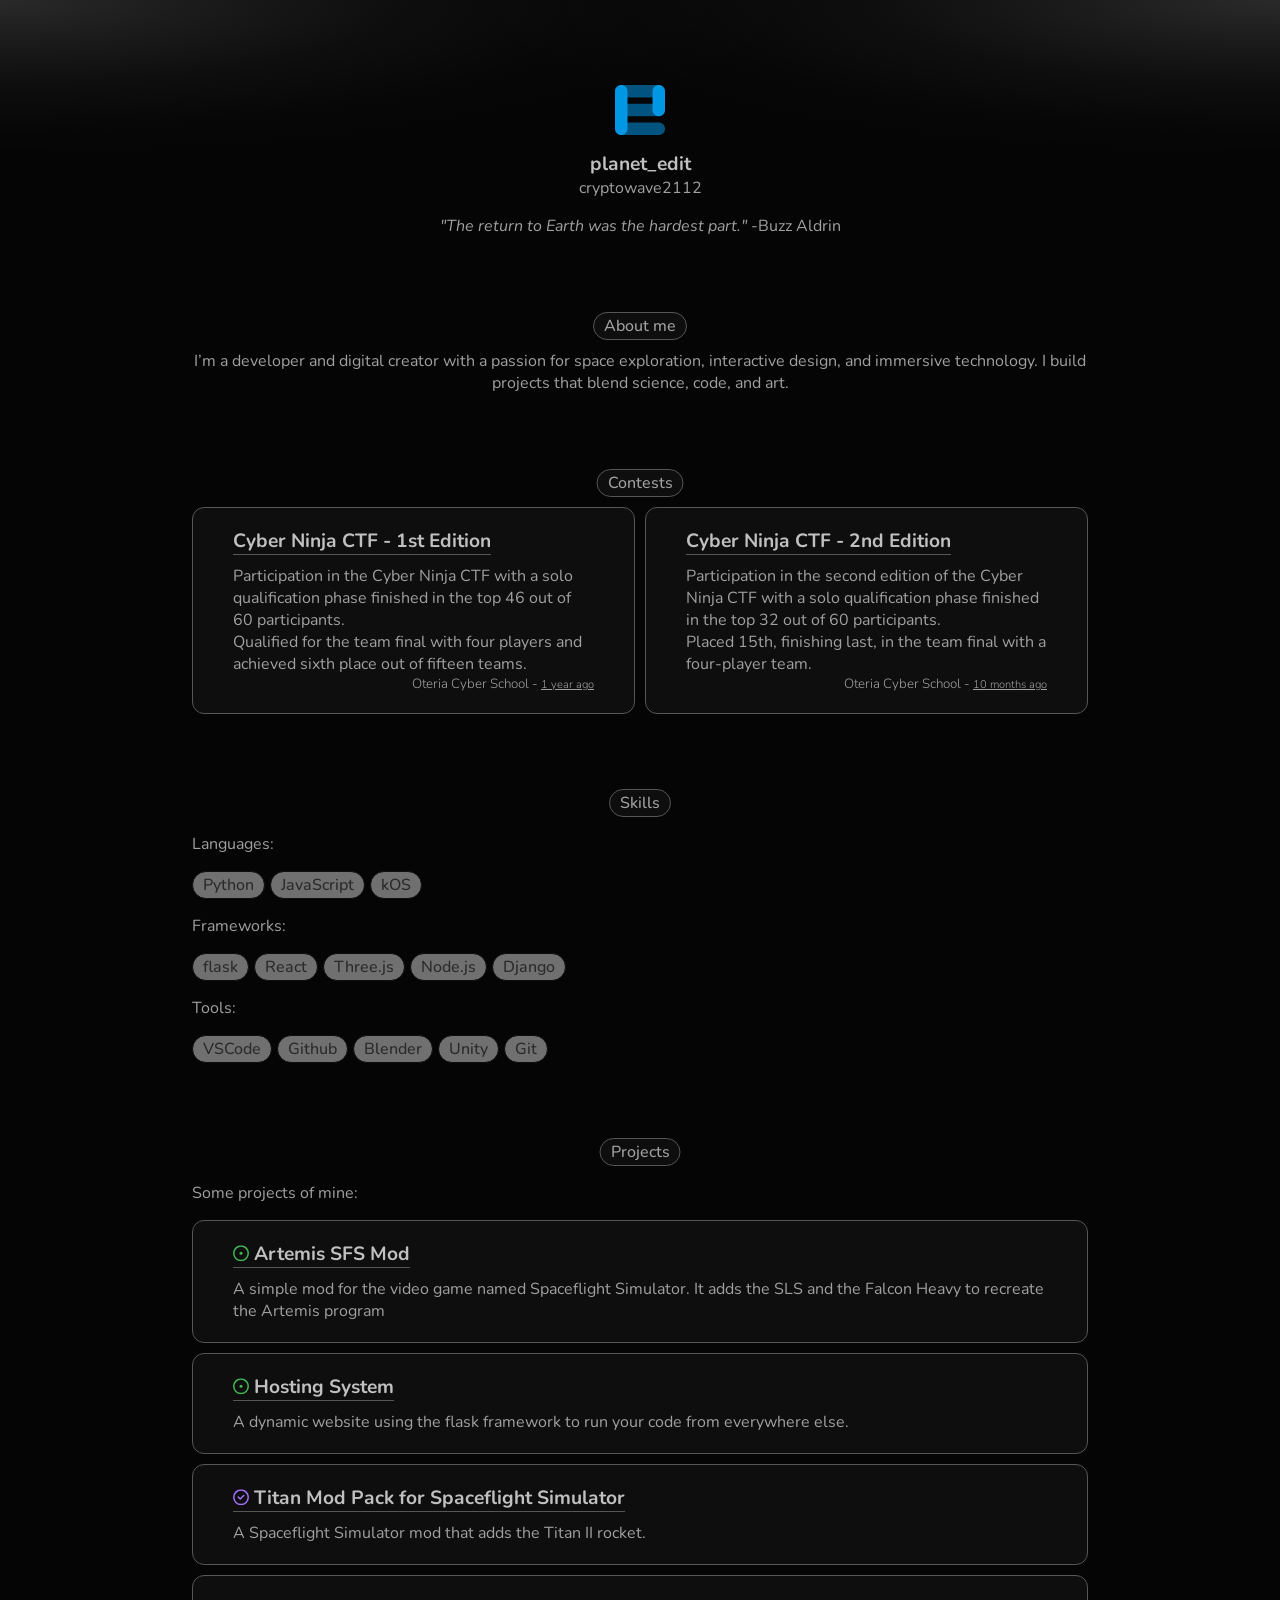
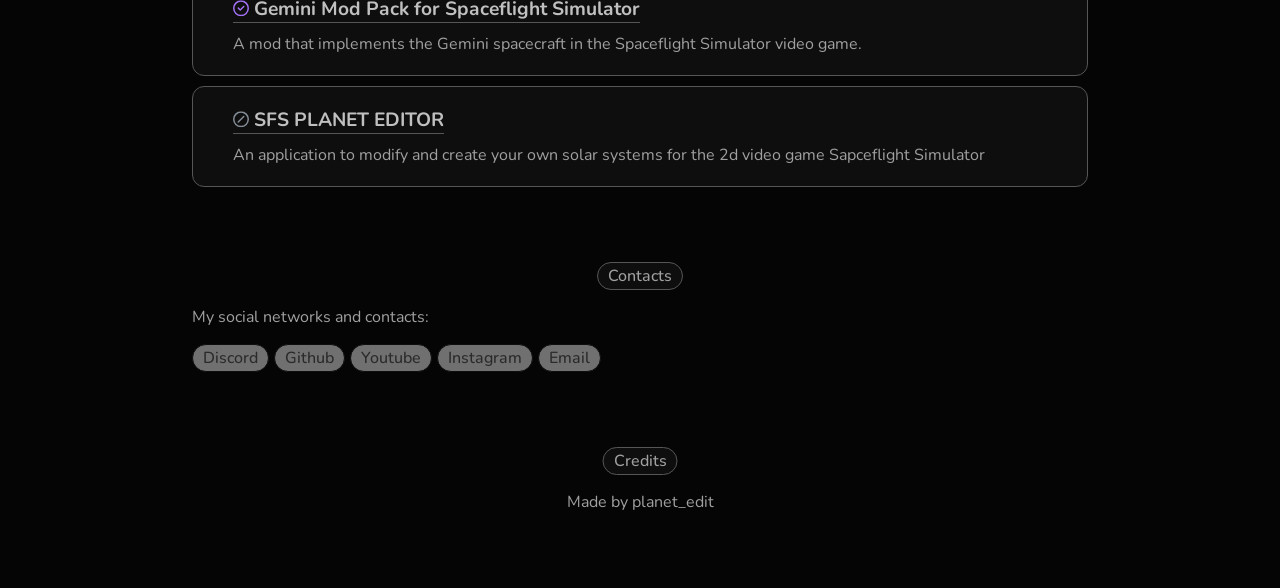
<file: index.html>
<!DOCTYPE html>
<html lang="en">

<head>
    <meta charset="UTF-8">
    <meta name="viewport" content="width=device-width, initial-scale=1.0">
    <meta name="author" content="planet_edit">
    <meta name="description" content="Free Web tutorials for HTML and CSS">

    <meta property="og:title" content="planet_edit - cryptowave2112">
    <meta property="og:site_name" content="planet_edit's portfolio">
    <meta property="og:description"
        content="A developer passionate about space, interactive design and digital creation.">
    <meta property="og:image" content="https://cryptowave2-0.github.io/images/portfolio.png">
    <meta property="og:url" content="https://cryptowave2-0.github.io">
    <meta property="og:type" content="profile">
    <meta property="og:locale" content="en_US">
    <meta name="twitter:card" content="summary_large_image">

    <link href="https://fonts.googleapis.com/css2?family=Nunito:ital,wght@0,200..1000;1,200..1000&display=swap"
        rel="stylesheet">
    <link rel="icon" type="image/x-icon" href="./images/icon.ico">
    <title>planet_edit</title>
    <style>
        * {
            z-index: 10;
            cursor: default;
        }

        a {
            cursor: pointer;
        }

        a * {
            cursor: pointer;
        }

        body {
            position: absolute;
            left: 0;
            top: 0;
            overflow-x: hidden;
            height: auto;
            width: 100%;
            min-height: 100vh;
            margin: 0;
            background: #050505;
            color: #c0c0c0;
            font-family: "Nunito", sans-serif;
            font-weight: 500;
            font-style: normal;
        }

        section {
            display: block;
            padding: 0 15%;
            margin: 75px 0;
        }

        .fixed {
            position: fixed;
            height: 0;
            top: 0;
        }

        .light {
            width: calc(100dvw * 1.5);
            height: 400px;
            background: radial-gradient(rgba(255, 255, 255, 0.15) 0%, rgba(255, 255, 255, 0.09) 15%, rgba(255, 255, 255, 0.04) 30%, rgba(255, 255, 255, 0.01) 45%, rgba(255, 255, 255, 0) 60%);
            border-radius: 50%;
            pointer-events: none;
            z-index: -1;
        }

        .leftl {
            position: relative;
            left: -75.5vw;
            transform: rotate(calc(100vh / 100vw * 50deg));
            top: -200px;
        }

        .rightl {
            position: relative;
            left: calc(-75.5vw + 100vw);
            transform: rotate(calc(-1 * (100vh / 100vw) * 50deg));
            top: -600px;
        }

        .align-center {
            text-align: center;
        }

        .t1 {
            width: fit-content;
            font-size: larger;
            font-weight: 700;
        }

        .t2 {
            width: fit-content;
            color: #a0a0a0;
            font-weight: 400;
        }

        .t3 {
            width: fit-content;
            color: #a0a0a0;
            font-weight: 400;
        }

        .quote {
            width: fit-content;
            color: #a0a0a0;
            font-weight: 400;
        }

        .tag {
            color: #a0a0a0;
            font-weight: 500;
            width: fit-content;
            padding: 2px 10px 2px 10px;
            border-radius: 500px;
            border-width: 1px;
            border-style: solid;
            border-color: rgb(86, 86, 86);
            background: #0e0e0e;
        }

        .button {
            color: rgb(42, 42, 42);
            font-weight: 500;
            width: fit-content;
            padding: 2px 10px 2px 10px;
            border-radius: 500px;
            border-width: 1px;
            border-style: solid;
            border-color: #0e0e0e;
            background: rgb(112, 112, 112);
            transition: 500ms;
        }

        .button:hover {
            color: #a0a0a0;
            border-color: rgb(86, 86, 86);
            background: #0e0e0e;
        }

        .marg {
            margin: 10px 0;
        }

        .center {
            position: relative;
            left: 50%;
            translate: -50%;
        }

        .scroll {
            height: 200dvh;
        }

        .logo {
            width: 50px;
            margin: 10px 0;
        }

        .tags-container {
            display: flex;
            width: fit-content;
            flex-wrap: wrap;
            justify-content: flex-start;
            text-align: center;
            gap: 5px 5px;
        }

        .list-card {
            padding: 0;
            display: grid;
            grid-template-rows: repeat(auto-fill, minmax(10px, 1fr));
            gap: 10px;
            list-style: none;
        }

        .list-card-grid {
            display: grid;
            grid-template-columns: repeat(auto-fit, minmax(200px, 1fr));
            gap: 10px;
            padding: 0;
            list-style: none;
        }

        .ccard {
            width: fit-content;
            background: #0e0e0e;
            border-radius: 12px;
            color: #a0a0a0;
            font-weight: 500;
            padding: 20px 40px 20px 40px;
            border-width: 1px;
            border-style: solid;
            border-color: rgb(86, 86, 86);
        }

        .pcard {
            width: auto;
            background: #0e0e0e;
            border-radius: 12px;
            color: #a0a0a0;
            font-weight: 500;
            padding: 20px 40px 20px 40px;
            border-width: 1px;
            border-style: solid;
            border-color: rgb(86, 86, 86);
        }

        .ccard .cctitle {
            color: #c0c0c0;
            border-bottom: solid 1px rgb(86, 86, 86);
            margin: 0 0 10px;
        }

        .pcard .pctitle {
            color: #c0c0c0;
            border-bottom: solid 1px rgb(86, 86, 86);
            margin: 0 0 10px;
        }

        .octicon-wip {
            color: #3fb950;
        }

        .octicon-done {
            color: #a371f7;
        }

        .octicon-unfinished {
            color: #848d97;
        }

        .octicon {
            width: 16px;
            height: 16px;
            transform: translateY(8%);
        }

        .time {
            position: relative;
            cursor: help;
            font-size: smaller;
            font-weight: 300;
            text-decoration: underline;
            margin: 10px 0 0;
        }

        .right_container {
            display: flex;
            justify-content: flex-end;
        }

        .right_text {
            width: fit-content;
            text-align: right;
        }

        .time-popover {
            position: absolute;
            bottom: 120%;
            left: 50%;
            transform: translateX(-50%);
            background: #111;
            color: #fff;
            padding: 6px 10px;
            border-radius: 6px;
            font-size: 0.85em;
            white-space: nowrap;
            opacity: 0;
            pointer-events: none;
            transition: opacity 0.15s ease;
            z-index: 1000;
        }

        .time:hover .time-popover {
            opacity: 1;
        }

        .uorange:hover {
            background-color: #352200;
        }

        .ugreen:hover {
            background-color: #043500;
        }

        .ured:hover {
            background-color: #350000;
        }

        .sepopp {
            display: none;
        }

        .sep {
            display: inline;
        }

        @media screen and (max-width: 400px) {

            .sepopp {
                display: inline;
            }

            .sep {
                display: none;
            }

            #credits_zone {
                text-align: center;
            }
        }
    </style>
</head>

<body>
    <div class="fixed">
        <div class="leftl light fixed"></div>
        <div class="rightl light fixed"></div>
    </div>
    <section>
        <img src="/images/planet_edit.png" alt="planet_edit's logo" class="logo center t3">
        <div class="t1 center">planet_edit</div>
        <div class="t3 center">cryptowave2112</div>

        <p class="t2 center align-center">
            <i>
                "The return to Earth was the hardest part."
            </i> -Buzz Aldrin
        </p>
    </section>
    <section>
        <div class="tag center marg">About me</div>
        <div class="t2 center align-center">
            I’m a developer and digital creator with a
            passion for space exploration, interactive
            design, and immersive technology. I build
            projects that blend science, code, and art.
        </div>
    </section>
    <section>
        <div class="tag center marg">Contests</div>
        <ul class="list-card-grid marg" id="contests">
            <a href="https://youtu.be/hzn0bdpcLQc?si=Zxfo43AxtCBCFjd_"
                style="display: block; text-decoration: none; color: inherit; cursor: pointer; width: fit-content; display: block;">
                <li class="ccard">
                    <div class="cctitle t1">
                        Cyber Ninja CTF - 1st Edition
                    </div>
                    <div class="pcdesc t2">Participation in the Cyber Ninja CTF with a solo qualification phase finished
                        in the top 46 out of 60 participants.
                        <br>Qualified for the team final with four players and achieved sixth place out of fifteen
                        teams.
                    </div>
                    <div>
                        <div class="right_text" style="font-size: smaller; font-weight: 300; width: 100%;">Oteria Cyber
                            School<br class="sepopp"><span class="sep"> - </span>
                            <span class="time" data-time="1743262200000"></span>
                        </div>
                    </div>
                </li>
            </a>
            <a href="https://youtu.be/L-ZDjXmgIF4?si=uId4Da7YFB-E1Cq4"
                style="display: block; text-decoration: none; color: inherit; cursor: pointer; width: fit-content; display: block;">
                <li class="ccard">
                    <div class="cctitle t1">
                        Cyber Ninja CTF - 2nd Edition
                    </div>
                    <div class="pcdesc t2">Participation in the second edition of the Cyber Ninja CTF with a solo
                        qualification phase finished in the top 32 out of
                        60 participants.
                        <br>Placed 15th, finishing last, in the team final with a four-player team.
                    </div>
                    <div>
                        <div class="right_text" style="font-size: smaller; font-weight: 300; width: 100%;">Oteria Cyber
                            School<br class="sepopp"><span class="sep"> - </span>
                            <span class="time" data-time="1768663800000"></span>
                        </div>
                    </div>
                </li>
            </a>
        </ul>
    </section>
    <section>
        <div class="tag center marg">Skills</div>
        <p class="t2">
            Languages:
        </p>
        <div class="tags-container">
            <div class="button ugreen">Python</div>
            <div class="button uorange">JavaScript</div>
            <div class="button ured">kOS</div>
        </div>
        <p class="t2">
            Frameworks:
        </p>
        <div class="tags-container">
            <div class="button ugreen">flask</div>
            <div class="button uorange">React</div>
            <div class="button ured">Three.js</div>
            <div class="button ured">Node.js</div>
            <div class="button ured">Django</div>
        </div>
        <p class="t2">
            Tools:
        </p>
        <div class="tags-container">
            <div class="button ugreen">VSCode</div>
            <div class="button ugreen">Github</div>
            <div class="button ugreen">Blender</div>
            <div class="button uorange">Unity</div>
            <div class="button ured">Git</div>
        </div>
    </section>
    <section>
        <div class="tag center marg">Projects</div>
        <p class="t2">
            Some projects of mine:
        </p>

        <ul class="list-card marg" id="projects">
            <a href="https://github.com/Cryptowave2-0/artemis_program_mod_part_for_sfs"
                style="display: block; text-decoration: none; color: inherit; cursor: pointer;">
                <li class="pcard" id="1052226532">
                    <div class="pctitle t1">
                        <svg class="octicon octicon-wip" fill="currentColor">
                            <path d="M8 9.5a1.5 1.5 0 1 0 0-3 1.5 1.5 0 0 0 0 3Z"></path>
                            <path d="M8 0a8 8 0 1 1 0 16A8 8 0 0 1 8 0ZM1.5 8a6.5 6.5 0 1 0 13 0 6.5 6.5 0 0 0-13 0Z">
                            </path>
                        </svg>
                        Artemis SFS Mod
                    </div>
                    <div class="pcdesc t2">A simple mod for the video game named Spaceflight Simulator. It adds the SLS
                        and the Falcon Heavy to recreate the Artemis program</div>
                </li>
            </a>
            <a href="https://github.com/Cryptowave2-0/hebergement_system"
                style="display: block; text-decoration: none; color: inherit; cursor: pointer;">
                <li class="pcard" id="896260033">
                    <div class="pctitle t1">
                        <svg class="octicon octicon-wip" fill="currentColor">
                            <path d="M8 9.5a1.5 1.5 0 1 0 0-3 1.5 1.5 0 0 0 0 3Z"></path>
                            <path d="M8 0a8 8 0 1 1 0 16A8 8 0 0 1 8 0ZM1.5 8a6.5 6.5 0 1 0 13 0 6.5 6.5 0 0 0-13 0Z">
                            </path>
                        </svg>
                        Hosting System
                    </div>
                    <div class="pcdesc t2">A dynamic website using the flask framework to run your code from everywhere
                        else.</div>
                </li>
            </a>
            <a href="https://github.com/Cryptowave2-0/titan_mod_part_for_sfs"
                style="display: block; text-decoration: none; color: inherit;">
                <li class="pcard" id="733828356">
                    <div class="pctitle t1">
                        <svg class="octicon octicon-done" fill="currentColor">
                            <path
                                d="M11.28 6.78a.75.75 0 0 0-1.06-1.06L7.25 8.69 5.78 7.22a.75.75 0 0 0-1.06 1.06l2 2a.75.75 0 0 0 1.06 0l3.5-3.5Z">
                            </path>
                            <path d="M16 8A8 8 0 1 1 0 8a8 8 0 0 1 16 0Zm-1.5 0a6.5 6.5 0 1 0-13 0 6.5 6.5 0 0 0 13 0Z">
                            </path>
                        </svg>
                        Titan Mod Pack for Spaceflight Simulator
                    </div>
                    <div class="pcdesc t2">A Spaceflight Simulator mod that adds the Titan II rocket.</div>
                </li>
            </a>
            <a href="https://github.com/Cryptowave2-0/gemini_mod_part_for_sfs"
                style="display: block; text-decoration: none; color: inherit;">
                <li class="pcard" id="727898085">
                    <div class="pctitle t1">
                        <svg class="octicon octicon-done" fill="currentColor">
                            <path
                                d="M11.28 6.78a.75.75 0 0 0-1.06-1.06L7.25 8.69 5.78 7.22a.75.75 0 0 0-1.06 1.06l2 2a.75.75 0 0 0 1.06 0l3.5-3.5Z">
                            </path>
                            <path d="M16 8A8 8 0 1 1 0 8a8 8 0 0 1 16 0Zm-1.5 0a6.5 6.5 0 1 0-13 0 6.5 6.5 0 0 0 13 0Z">
                            </path>
                        </svg>
                        Gemini Mod Pack for Spaceflight Simulator
                    </div>
                    <div class="pcdesc t2">A mod that implements the Gemini spacecraft in the Spaceflight Simulator
                        video game.</div>
                </li>
            </a>
            <a href="https://github.com/Cryptowave2-0/SFS-PLANET-EDITOR"
                style="display: block; text-decoration: none; color: inherit;">
                <li class="pcard" id="651924552">
                    <div class="pctitle t1">
                        <svg class="octicon octicon-unfinished" fill="currentColor">
                            <path
                                d="M8 0a8 8 0 1 1 0 16A8 8 0 0 1 8 0ZM1.5 8a6.5 6.5 0 1 0 13 0 6.5 6.5 0 0 0-13 0Zm9.78-2.22-5.5 5.5a.749.749 0 0 1-1.275-.326.749.749 0 0 1 .215-.734l5.5-5.5a.751.751 0 0 1 1.042.018.751.751 0 0 1 .018 1.042Z">
                            </path>
                        </svg>
                        SFS PLANET EDITOR
                    </div>
                    <div class="pcdesc t2">An application to modify and create your own solar systems for the 2d video
                        game Sapceflight Simulator</div>
                </li>
            </a>
        </ul>
    </section>
    <section>
        <div class="tag center marg">Contacts</div>
        <p class="t2">
            My social networks and contacts:
        </p>

        <div class="tags-container">
            <a href="https://discord.gg/7d5jfTJSfu" target="_blank" class="button"
                style="text-decoration: none;">Discord</a>
            <a href="https://github.com/Cryptowave2-0" target="_blank" class="button"
                style="text-decoration: none;">Github</a>
            <a href="https://www.youtube.com/@planet_edit_the_only_one" target="_blank" class="button"
                style="text-decoration: none;">Youtube</a>
            <a href="https://www.instagram.com/planet_edit_sfs/" target="_blank" class="button"
                style="text-decoration: none;">Instagram</a>
            <span class="button" onclick="copyToClipboard(this)" data-copy="planeteditoroff@gmail.com"
                style="cursor: pointer;">Email</span>
        </div>
    </section>
    <section>
        <div class="tag center marg">Credits</div>
        <p class="t2 center" id="credits_zone">Made by planet_edit <br class="sepopp"></p>
    </section>
    <script>
        function timeAgo(isoDate) {
            const now = new Date();
            const updated = new Date(isoDate);
            const diff = Math.floor((now - updated) / 1000); // en secondes

            const minutes = Math.floor(diff / 60);
            const hours = Math.floor(diff / 3600);
            const days = Math.floor(diff / 86400);
            const months = Math.floor(diff / 2592000); // approx 30 jours
            const years = Math.floor(diff / 31536000);

            if (diff < 0) return `later`;
            if (diff < 60) return `just now`;
            if (minutes < 60) return `${minutes} minute${minutes > 1 ? 's' : ''} ago`;
            if (hours < 24) return `${hours} hour${hours > 1 ? 's' : ''} ago`;
            if (days < 30) return `${days} day${days > 1 ? 's' : ''} ago`;
            if (months < 12) return `${months} month${months > 1 ? 's' : ''} ago`;
            return `${years} year${years > 1 ? 's' : ''} ago`;
        }


        function applyTime() {
            document.querySelectorAll(".time").forEach(el => {
                const rawTime = el.dataset.time;
                if (!rawTime) return;

                // accepte ISO OU timestamp
                const date = rawTime.match(/^\d+$/)
                    ? new Date(Number(rawTime))
                    : new Date(rawTime);

                el.textContent = timeAgo(date);
            });
        }


        applyTime();



        const cacheKey = `github_repos_cryptowave2-0"`;
        const cacheTTL = 60 * 60 * 10;
        console.log(cacheTTL);

        const cached = localStorage.getItem(cacheKey);
        const now = Date.now();

        if (cached) {
            const { timestamp, data } = JSON.parse(cached);
            console.log(timestamp);
            console.log(now);
            console.log(now - timestamp);
            if (now - timestamp < cacheTTL) {
                console.log("✅ Données chargées depuis le cache.");
                console.log(`now: ${now}\ntimestamp: ${timestamp}\nnow - timestamp: ${now - timestamp}\ncacheTTL: ${cacheTTL}`);
                afficherRepos(data);
            } else {
                fetchRepos();
            }
        } else {
            fetchRepos();
        }

        function fetchRepos() {
            fetch(`https://api.github.com/users/cryptowave2-0/repos`)
                .then(async response => {
                    if (!response.ok) {
                        const errorData = await response.json();
                        if (response.status === 403 && errorData.message.includes("API rate limit exceeded")) {
                            throw new Error("GitHub API rate limit exceeded. Please wait or use authentication.");
                        }
                        throw new Error(`Erreur API GitHub (${response.status}) : ${errorData.message}`);
                    }
                    return response.json();
                })
                .then(data => {
                    localStorage.setItem(cacheKey, JSON.stringify({
                        timestamp: Date.now(),
                        data: data
                    }));
                    afficherRepos(data);
                })
                .catch(error => {
                    console.error("Erreur lors du chargement des dépôts GitHub :", error?.message || error);
                });
        }

        function afficherRepos(repos) {
            repos.forEach(repo => {
                const target = document.getElementById(`${repo.id}`);
                if (!target) {
                    console.warn(`Aucun élément avec l’ID ${repo.id} trouvé dans le DOM, nom du repo : ${repo.name}`);
                    return;
                }


                const timestamp = new Date(repo.updated_at).getTime();
                const div = document.createElement("div");
                div.className = `right_container`;
                div.innerHTML = `<div class="right_text time" data-time="${timestamp}">Updated ${timeAgo(repo.updated_at)}</div>`;
                target.appendChild(div);
            });
        }


        // Dépôt du site lui-même
        const siteCacheKey = `github_site_repo_cryptowave2-0`;
        const siteCache = localStorage.getItem(siteCacheKey);

        if (siteCache) {
            const { timestamp, data } = JSON.parse(siteCache);
            if (now - timestamp < cacheTTL) {
                insertSiteTime(data);
            } else {
                fetchSiteRepo();
            }
        } else {
            fetchSiteRepo();
        }

        function fetchSiteRepo() {
            fetch(`https://api.github.com/repos/cryptowave2-0/cryptowave2-0.github.io`)
                .then(async response => {
                    if (!response.ok) {
                        const errorData = await response.json();
                        if (response.status === 403 && errorData.message.includes("API rate limit exceeded")) {
                            throw new Error("GitHub API rate limit exceeded. Please wait or use authentication.");
                        }
                        throw new Error(`Erreur API GitHub (${response.status}) : ${errorData.message}`);
                    }
                    return response.json();
                })
                .then(data => {
                    localStorage.setItem(siteCacheKey, JSON.stringify({
                        timestamp: Date.now(),
                        data: data
                    }));
                    insertSiteTime(data);
                })
                .catch(error => {
                    console.error("Erreur lors du chargement du dépôt du site :", error?.message || error);
                });
        }

        function insertSiteTime(repo) {
            const target = document.getElementById("credits_zone");
            if (!target) return;
            const span = document.createElement("span");

            span.className = "sep";
            span.style.fontSize = "medium";

            span.textContent = ` | `;

            target.appendChild(span);


            const span2 = document.createElement("span");
            span2.className = "time";
            span.style.fontSize = "medium";


            const timestamp = new Date(repo.updated_at).getTime();
            span2.dataset.time = timestamp;

            span2.textContent = `Updated ${timeAgo(repo.updated_at)}`;
            // target.textContent += "<span> | </span>"
            target.appendChild(span2);
        }


        function copyToClipboard(element) {
            const textToCopy = element.dataset.copy;
            navigator.clipboard.writeText(textToCopy)
                .then(() => {
                    const originalText = element.innerText;
                    element.innerText = "Copied";
                    setTimeout(() => element.innerText = originalText, 1000);
                })
                .catch(error => {
                    console.error('Erreur de copie :', error.message || error);
                });
        }

        function formatFullDate(date) {
            const months = [
                "January", "February", "March", "April", "May", "June", "July",
                "August", "September", "October", "November", "December"
            ];

            return `${date.getDate()} ${months[date.getMonth()]} ${date.getFullYear()}`;
        }

        function applyTimePopover() {
            document.querySelectorAll(".time").forEach(el => {
                if (el.querySelector(".time-popover")) return;

                const rawTime = el.dataset.time;
                if (!rawTime) return;

                const date = rawTime.match(/^\d+$/)
                    ? new Date(Number(rawTime))
                    : new Date(rawTime);

                const popover = document.createElement("span");
                popover.className = "time-popover";
                popover.textContent = formatFullDate(date);

                el.appendChild(popover);
            });
        }

        applyTimePopover();

    </script>
</body>

</html>
</file>
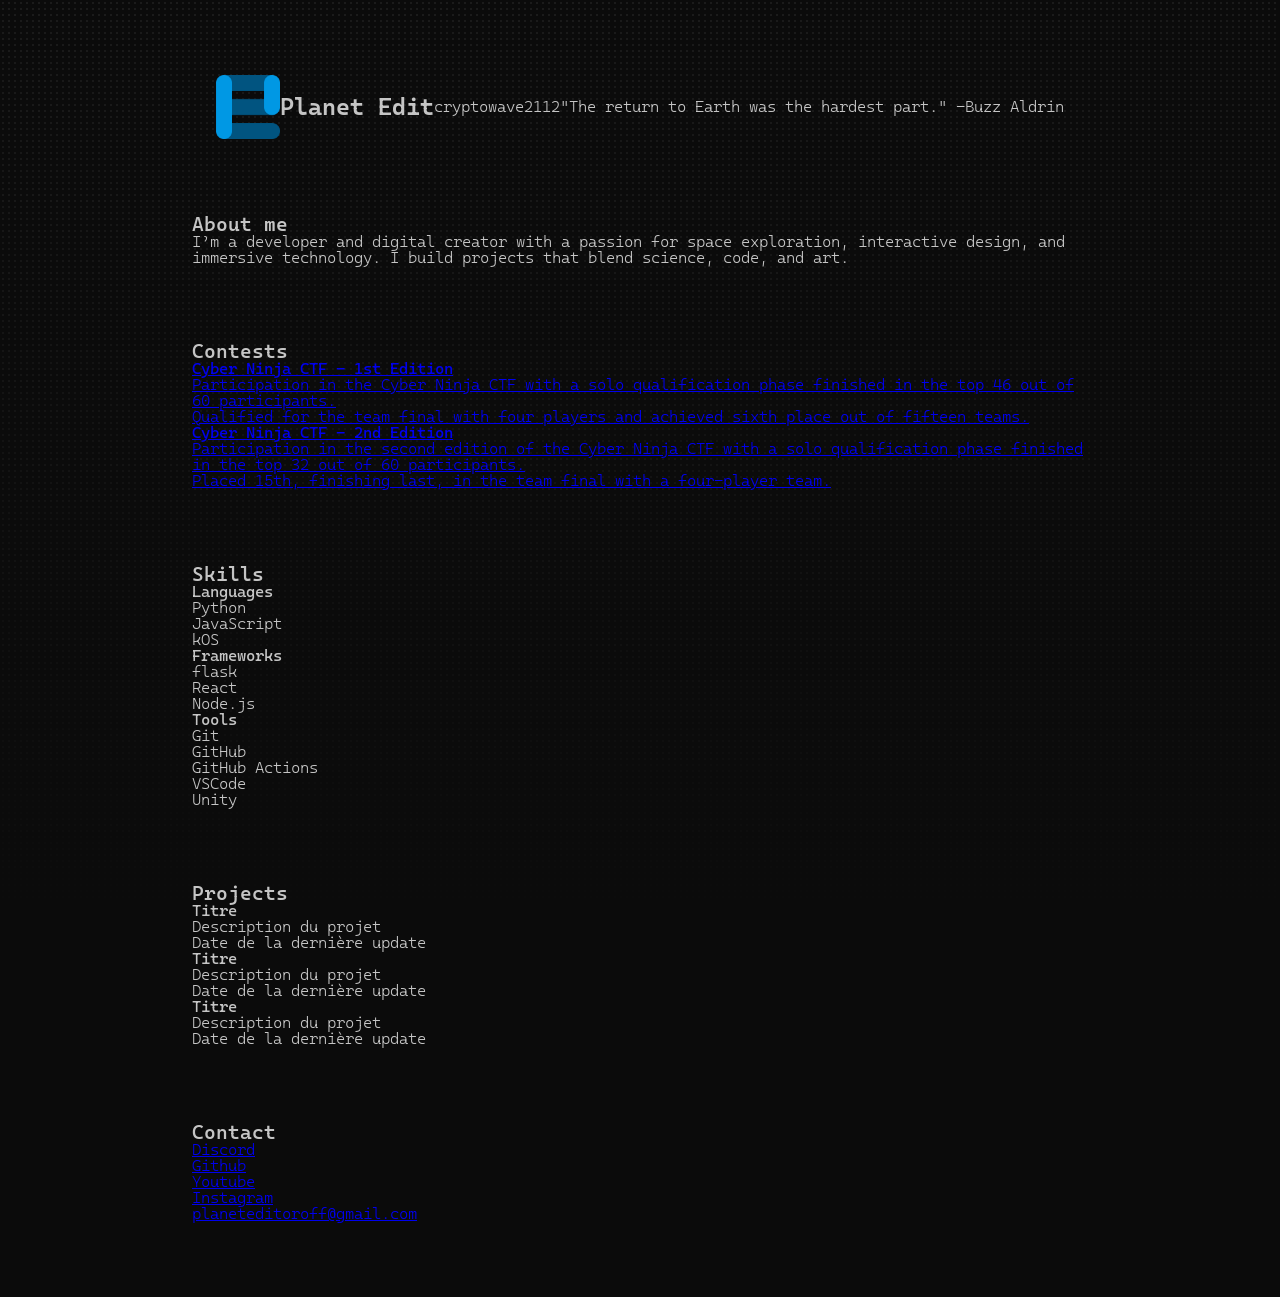
<file: devel.html>
<!DOCTYPE html>
<html lang="en">

<head>
    <meta charset="UTF-8">
    <meta name="viewport" content="width=device-width, initial-scale=1.0">
    <link rel="icon" type="image/x-icon" href="./images/icon.ico">
    <title>planet_edit</title>
    <link rel="stylesheet" href="reset.css">
    <link rel="stylesheet" href="style.css">
</head>

<body>
    <div class="halftone background-gradient-effect"></div>
    <section class="center">
        <img src="/images/planet_edit.png" alt="planet_edit's logo" style="max-width: 64px; height: auto;">
        <h1>Planet Edit</h1>
        <p>cryptowave2112</p>
        <p>
            <q>"The return to Earth was the hardest part."</q>
            -Buzz Aldrin
        </p>
    </section>

    <section>
        <h2>About me</h2>
        <p>
            I’m a developer and digital creator with a
            passion for space exploration, interactive
            design, and immersive technology. I build
            projects that blend science, code, and art.
        </p>
    </section>

    <section>
        <h2>Contests</h2>
        <ul>
            <li>
                <a href="#" target="_blank">
                    <h3>Cyber Ninja CTF - 1st Edition</h3>
                    <p>
                        Participation in the Cyber Ninja CTF with a solo qualification phase finished
                        in the top 46 out of 60 participants.
                        <br>
                        Qualified for the team final with four players and achieved sixth place out of fifteen
                        teams.
                    </p>
                </a>
            </li>
            <li>
                <a href="#" target="_blank">
                    <h3>Cyber Ninja CTF - 2nd Edition</h3>
                    <p>
                        Participation in the second edition of the Cyber Ninja CTF with a solo
                        qualification phase finished in the top 32 out of
                        60 participants.
                        <br>
                        Placed 15th, finishing last, in the team final with a four-player team.
                    </p>
                </a>
            </li>
        </ul>
    </section>

    <section>
        <h2>Skills</h2>

        <h3>Languages</h3>
        <ul>
            <li>Python</li>
            <li>JavaScript</li>
            <li>kOS</li>
        </ul>

        <h3>Frameworks</h3>
        <ul>
            <li>flask</li>
            <li>React</li>
            <li>Node.js</li>
        </ul>

        <h3>Tools</h3>
        <ul>
            <li>Git</li>
            <li>GitHub</li>
            <li>GitHub Actions</li>
            <li>VSCode</li>
            <li>Unity</li>
        </ul>
    </section>
    <section>
        <h2>Projects</h2>
        <ul>
            <li>
                <h3>Titre</h3>
                <p>Description du projet</p>
                <span>Date de la dernière update</span>
            </li>
            <li>
                <h3>Titre</h3>
                <p>Description du projet</p>
                <span>Date de la dernière update</span>
            </li>
            <li>
                <h3>Titre</h3>
                <p>Description du projet</p>
                <span>Date de la dernière update</span>
            </li>
        </ul>
    </section>

    <section>
        <h2>Contact</h2>

        <ul>
            <li><a href="https://discord.gg/7d5jfTJSfu" target="_blank">Discord</a></li>
            <li><a href="https://github.com/Cryptowave2-0" target="_blank">Github</a></li>
            <li><a href="https://www.youtube.com/@planet_edit_the_only_one" target="_blank">Youtube</a></li>
            <li><a href="https://www.instagram.com/planet_edit_sfs/" target="_blank">Instagram</a></li>
            <li><a href="mailto:planeteditoroff@gmail.com">planeteditoroff@gmail.com</a></li>
        </ul>
    </section>
</body>

</html>
</file>
<file: style.css>
@import url('https://fonts.googleapis.com/css2?family=Cascadia+Mono:ital,wght@0,200..700;1,200..700&display=swap');

* {
    box-sizing: border-box;
}

body {
    background-color: #0b0b0b;
    color: #c5c5c5;
    font-family: "Cascadia Mono", sans-serif;
    font-optical-sizing: auto;
    font-weight: 300;
    font-style: normal;
}

i {
    font-style: italic;
}

h1 {
    font-weight: 600;
    font-size: 1.5rem;
}

h2 {
    font-weight: 500;
    font-size: 1.25rem;
}

h3 {
    font-weight: 400;
    font-size: 1rem;
}

section {
    display: block;
    padding: 0 15%;
    margin: 75px 0;
}

.background-gradient-effect {
    position: fixed;
    top: 0;
    left: 0;
    display: block;
    width: 100dvw;
    height: 100dvh;
    z-index: -1;
    pointer-events: none;
}

.center{
    display: flex;
    justify-content: center;
    align-items: center;
}

.halftone {
    background-image: radial-gradient(
      circle at center,
      #1b1b1b 1px,
      transparent 1px
    );
    mask-image: linear-gradient(rgb(0 0 0), rgb(0 0 0 / 0.1));
    background-size: 6px 6px;
    background-position: 0 0;

}
</file>
